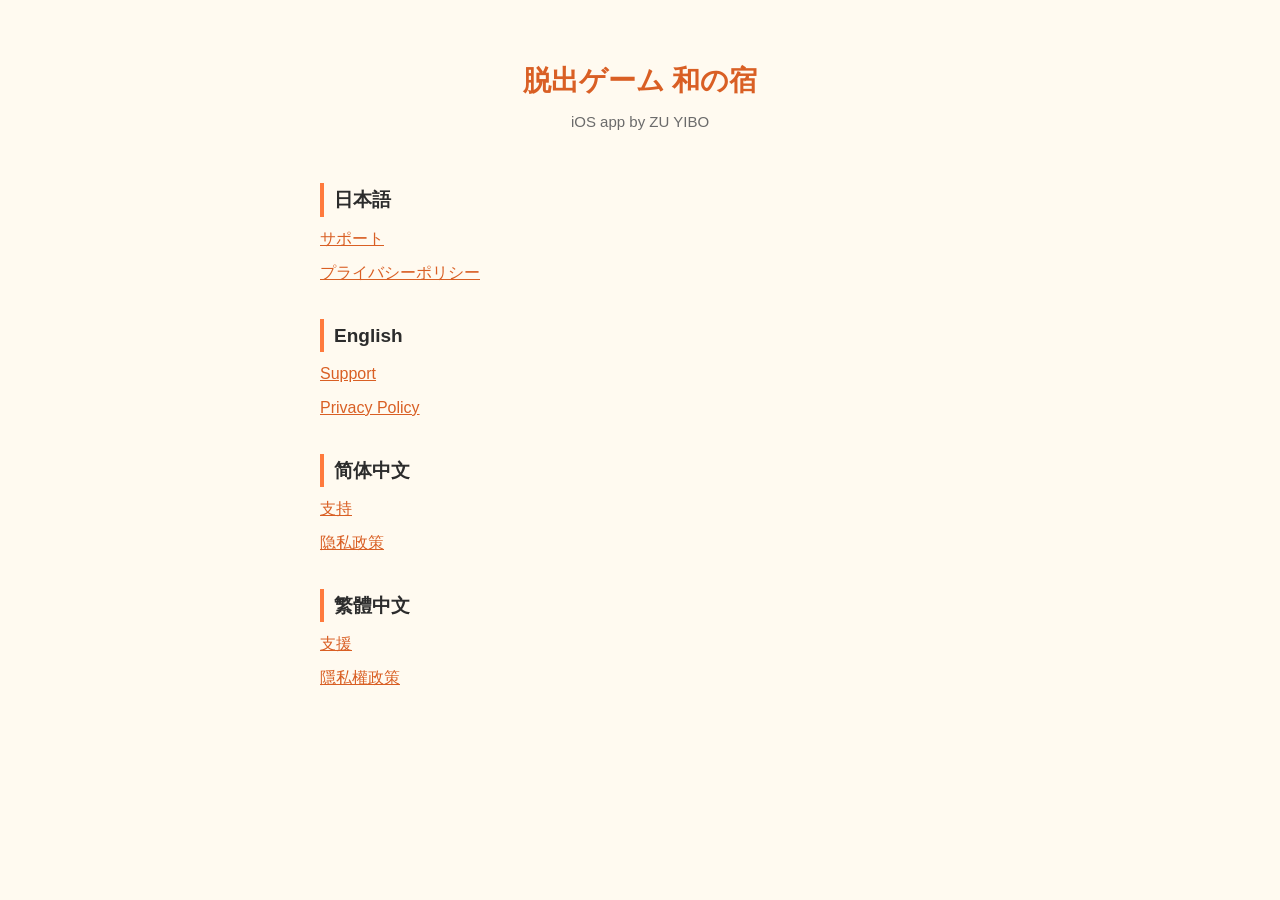
<file: index.html>
<!doctype html>
<html lang="ja">
<head>
<meta charset="utf-8">
<meta name="viewport" content="width=device-width, initial-scale=1">
<title>脱出ゲーム 和の宿</title>
<link rel="stylesheet" href="style.css">
</head>
<body>
<div class="wrap">
  <header class="page-header"><p class="logo">脱出ゲーム 和の宿</p><p class="tagline">iOS app by ZU YIBO</p></header>
  <h2>日本語</h2>
  <ul class="link-list">
    <li><a href="support.ja.html">サポート</a></li>
    <li><a href="privacy.ja.html">プライバシーポリシー</a></li>
  </ul>
  <h2>English</h2>
  <ul class="link-list">
    <li><a href="support.en.html">Support</a></li>
    <li><a href="privacy.en.html">Privacy Policy</a></li>
  </ul>
  <h2>简体中文</h2>
  <ul class="link-list">
    <li><a href="support.zh-Hans.html">支持</a></li>
    <li><a href="privacy.zh-Hans.html">隐私政策</a></li>
  </ul>
  <h2>繁體中文</h2>
  <ul class="link-list">
    <li><a href="support.zh-Hant.html">支援</a></li>
    <li><a href="privacy.zh-Hant.html">隱私權政策</a></li>
  </ul>
</div>
</body>
</html>
</file>
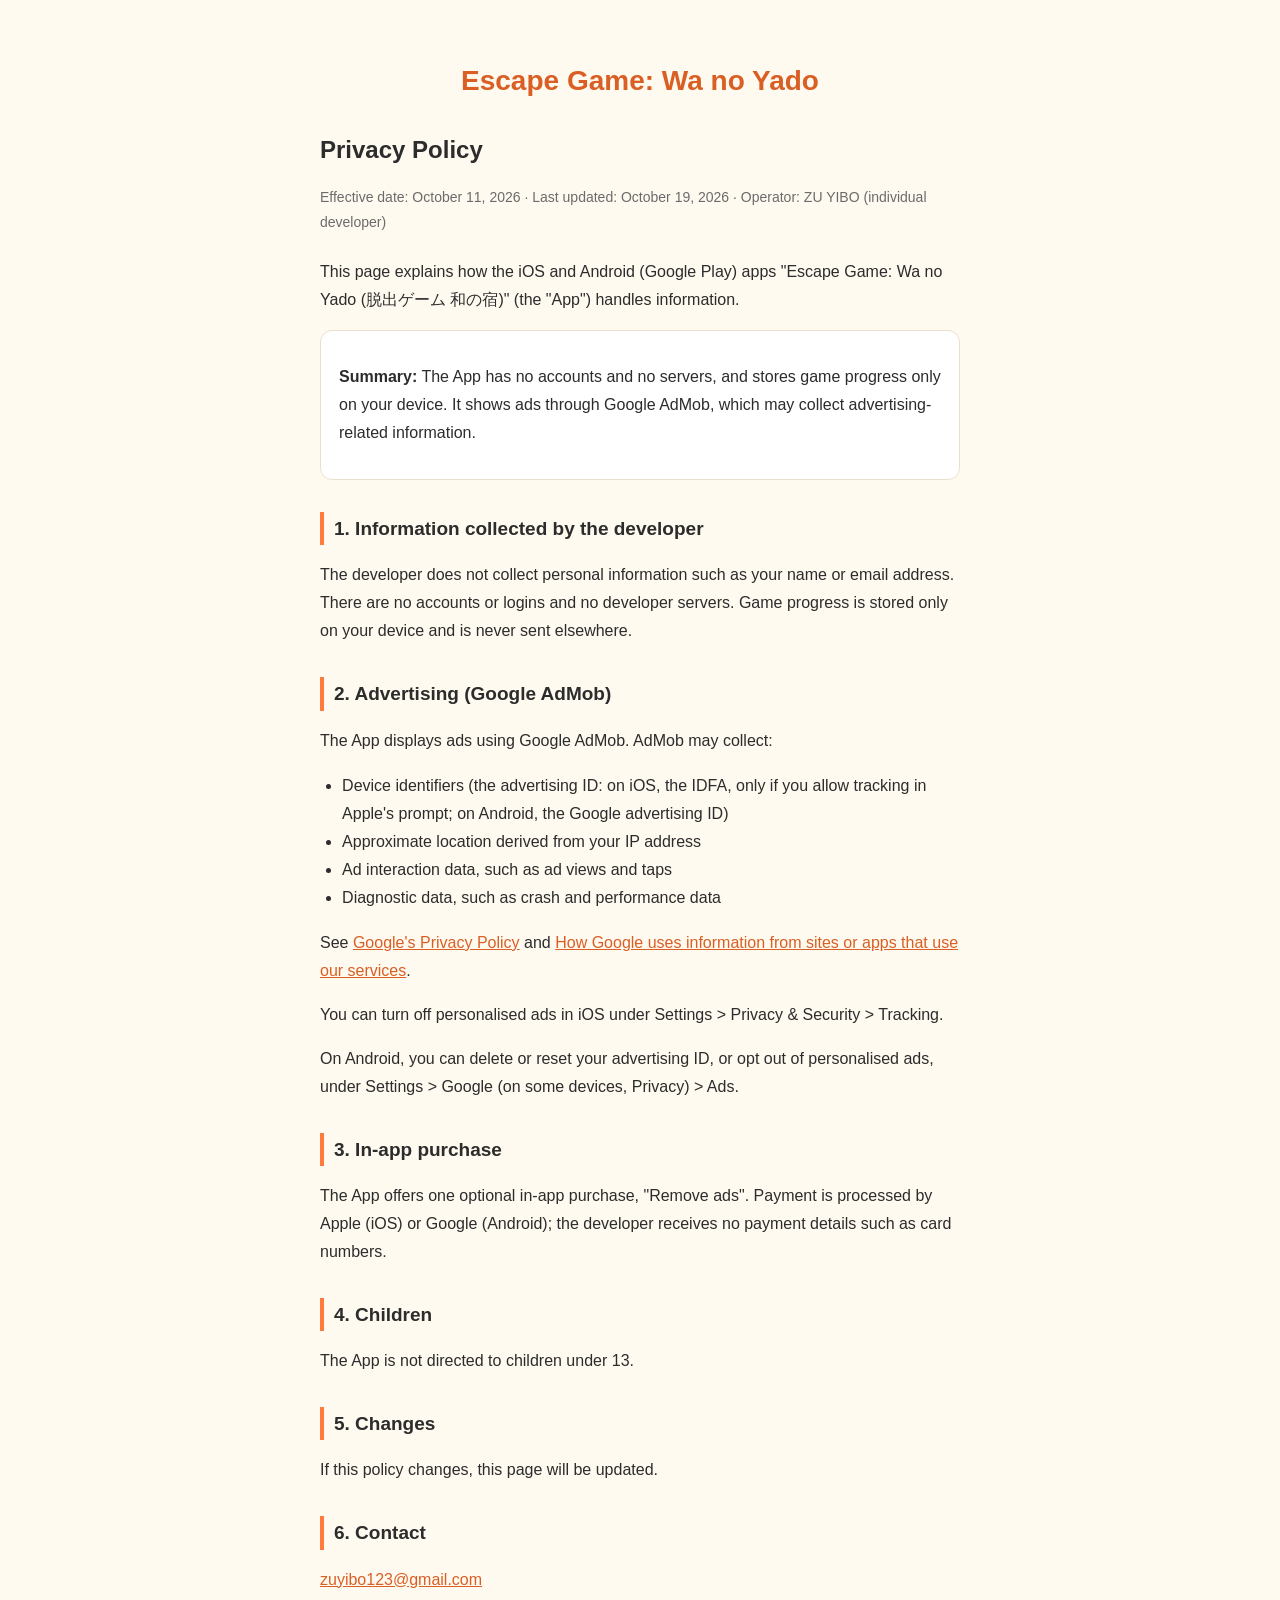
<file: privacy.en.html>
<!doctype html>
<html lang="en">
<head>
<meta charset="utf-8">
<meta name="viewport" content="width=device-width, initial-scale=1">
<title>Privacy Policy | Escape Game: Wa no Yado</title>
<link rel="stylesheet" href="style.css">
</head>
<body>
<div class="wrap">
  <header class="page-header"><p class="logo">Escape Game: Wa no Yado</p></header>
  <h1>Privacy Policy</h1>
  <p class="meta">Effective date: October 11, 2026 · Last updated: October 19, 2026 · Operator: ZU YIBO (individual developer)</p>
  <p>This page explains how the iOS and Android (Google Play) apps "Escape Game: Wa no Yado (脱出ゲーム 和の宿)" (the "App") handles information.</p>
<div class="card"><p><strong>Summary:</strong> The App has no accounts and no servers, and stores game progress only on your device. It shows ads through Google AdMob, which may collect advertising-related information.</p></div>
<h2>1. Information collected by the developer</h2>
<p>The developer does not collect personal information such as your name or email address. There are no accounts or logins and no developer servers. Game progress is stored only on your device and is never sent elsewhere.</p>
<h2>2. Advertising (Google AdMob)</h2>
<p>The App displays ads using Google AdMob. AdMob may collect:</p>
<ul><li>Device identifiers (the advertising ID: on iOS, the IDFA, only if you allow tracking in Apple's prompt; on Android, the Google advertising ID)</li><li>Approximate location derived from your IP address</li><li>Ad interaction data, such as ad views and taps</li><li>Diagnostic data, such as crash and performance data</li></ul>
<p>See <a href="https://policies.google.com/privacy">Google's Privacy Policy</a> and <a href="https://policies.google.com/technologies/partner-sites">How Google uses information from sites or apps that use our services</a>.</p>
<p>You can turn off personalised ads in iOS under Settings &gt; Privacy &amp; Security &gt; Tracking.</p>
<p>On Android, you can delete or reset your advertising ID, or opt out of personalised ads, under Settings &gt; Google (on some devices, Privacy) &gt; Ads.</p>
<h2>3. In-app purchase</h2>
<p>The App offers one optional in-app purchase, "Remove ads". Payment is processed by Apple (iOS) or Google (Android); the developer receives no payment details such as card numbers.</p>
<h2>4. Children</h2>
<p>The App is not directed to children under 13.</p>
<h2>5. Changes</h2>
<p>If this policy changes, this page will be updated.</p>
<h2>6. Contact</h2>
<p><a href="mailto:zuyibo123@gmail.com">zuyibo123@gmail.com</a></p>
</div>
</body>
</html>
</file>
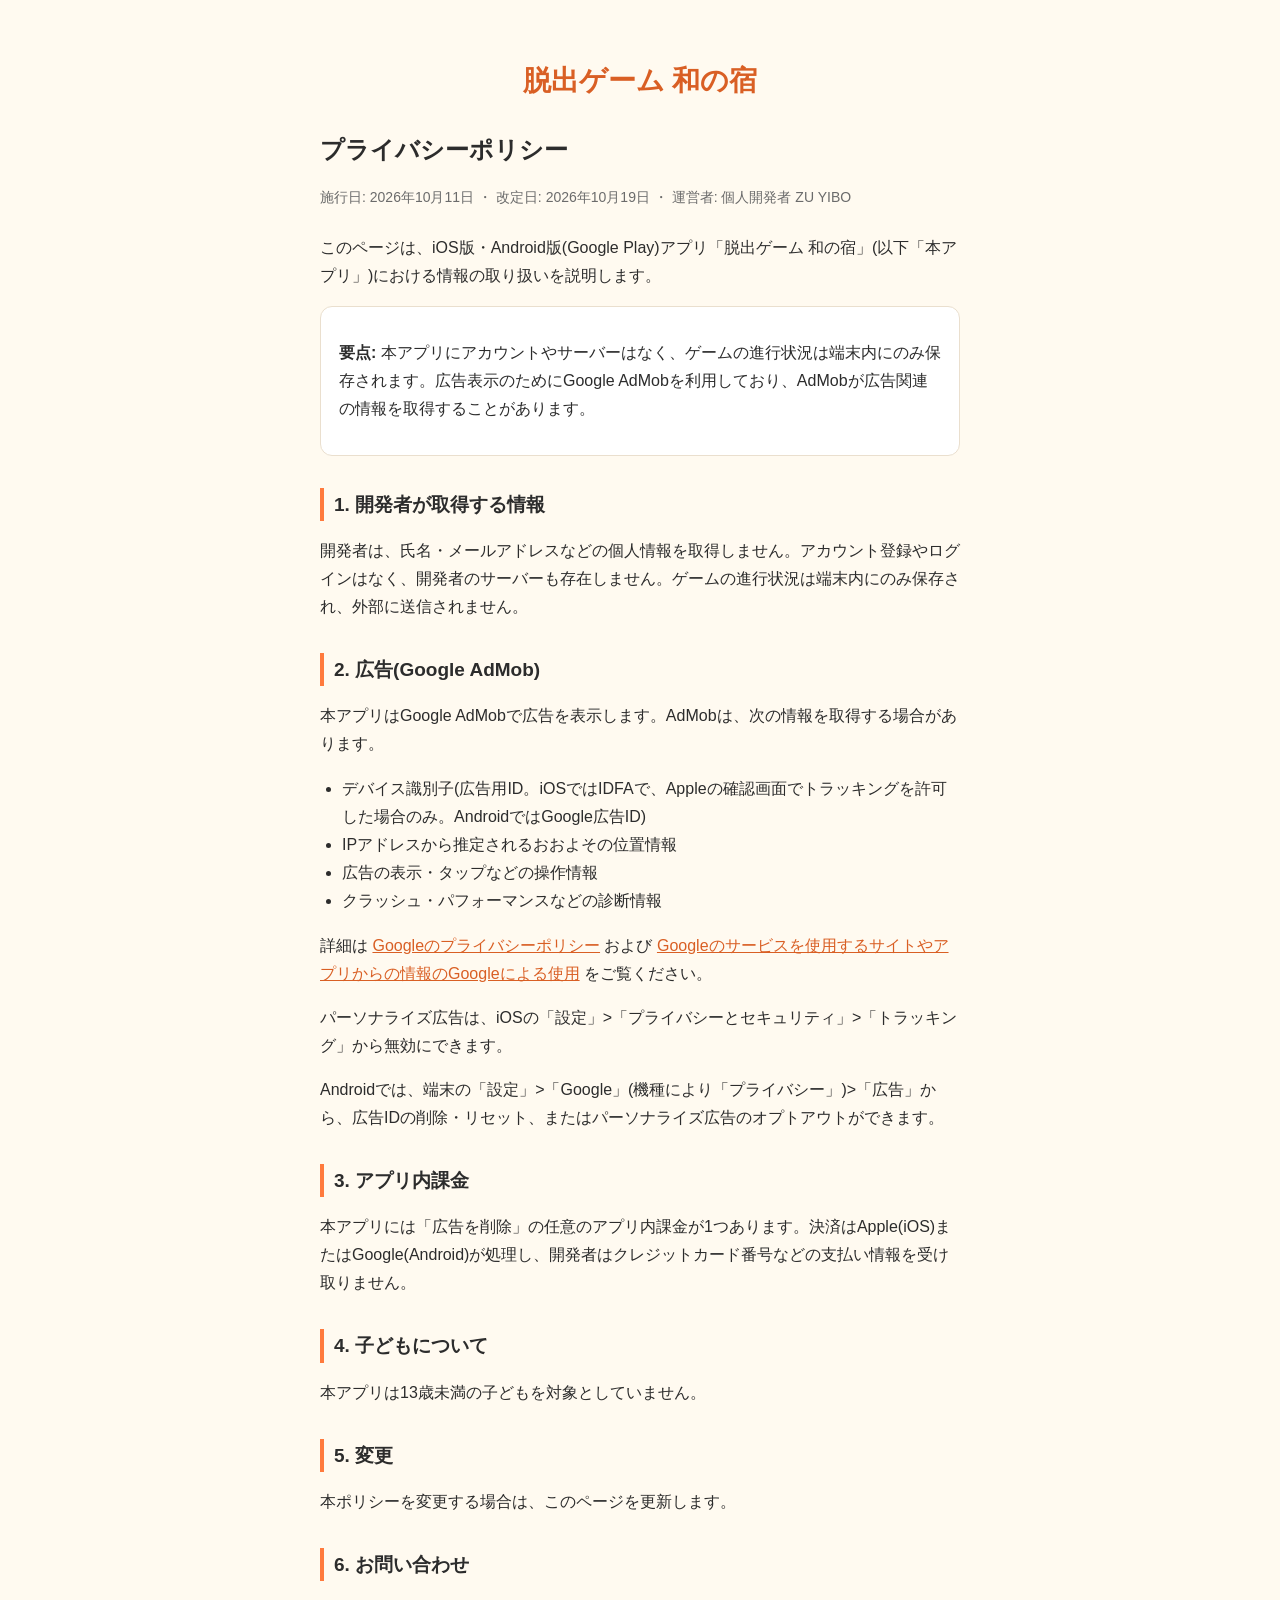
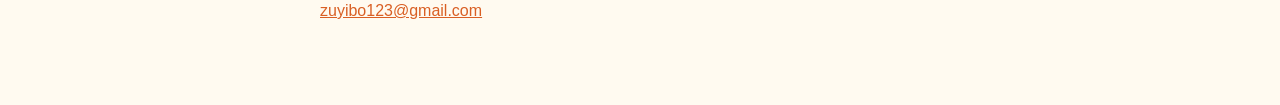
<file: privacy.ja.html>
<!doctype html>
<html lang="ja">
<head>
<meta charset="utf-8">
<meta name="viewport" content="width=device-width, initial-scale=1">
<title>プライバシーポリシー | 脱出ゲーム 和の宿</title>
<link rel="stylesheet" href="style.css">
</head>
<body>
<div class="wrap">
  <header class="page-header"><p class="logo">脱出ゲーム 和の宿</p></header>
  <h1>プライバシーポリシー</h1>
  <p class="meta">施行日: 2026年10月11日 ・ 改定日: 2026年10月19日 ・ 運営者: 個人開発者 ZU YIBO</p>
  <p>このページは、iOS版・Android版(Google Play)アプリ「脱出ゲーム 和の宿」(以下「本アプリ」)における情報の取り扱いを説明します。</p>
<div class="card"><p><strong>要点:</strong> 本アプリにアカウントやサーバーはなく、ゲームの進行状況は端末内にのみ保存されます。広告表示のためにGoogle AdMobを利用しており、AdMobが広告関連の情報を取得することがあります。</p></div>
<h2>1. 開発者が取得する情報</h2>
<p>開発者は、氏名・メールアドレスなどの個人情報を取得しません。アカウント登録やログインはなく、開発者のサーバーも存在しません。ゲームの進行状況は端末内にのみ保存され、外部に送信されません。</p>
<h2>2. 広告(Google AdMob)</h2>
<p>本アプリはGoogle AdMobで広告を表示します。AdMobは、次の情報を取得する場合があります。</p>
<ul><li>デバイス識別子(広告用ID。iOSではIDFAで、Appleの確認画面でトラッキングを許可した場合のみ。AndroidではGoogle広告ID)</li><li>IPアドレスから推定されるおおよその位置情報</li><li>広告の表示・タップなどの操作情報</li><li>クラッシュ・パフォーマンスなどの診断情報</li></ul>
<p>詳細は <a href="https://policies.google.com/privacy">Googleのプライバシーポリシー</a> および <a href="https://policies.google.com/technologies/partner-sites">Googleのサービスを使用するサイトやアプリからの情報のGoogleによる使用</a> をご覧ください。</p>
<p>パーソナライズ広告は、iOSの「設定」&gt;「プライバシーとセキュリティ」&gt;「トラッキング」から無効にできます。</p>
<p>Androidでは、端末の「設定」&gt;「Google」(機種により「プライバシー」)&gt;「広告」から、広告IDの削除・リセット、またはパーソナライズ広告のオプトアウトができます。</p>
<h2>3. アプリ内課金</h2>
<p>本アプリには「広告を削除」の任意のアプリ内課金が1つあります。決済はApple(iOS)またはGoogle(Android)が処理し、開発者はクレジットカード番号などの支払い情報を受け取りません。</p>
<h2>4. 子どもについて</h2>
<p>本アプリは13歳未満の子どもを対象としていません。</p>
<h2>5. 変更</h2>
<p>本ポリシーを変更する場合は、このページを更新します。</p>
<h2>6. お問い合わせ</h2>
<p><a href="mailto:zuyibo123@gmail.com">zuyibo123@gmail.com</a></p>
</div>
</body>
</html>
</file>
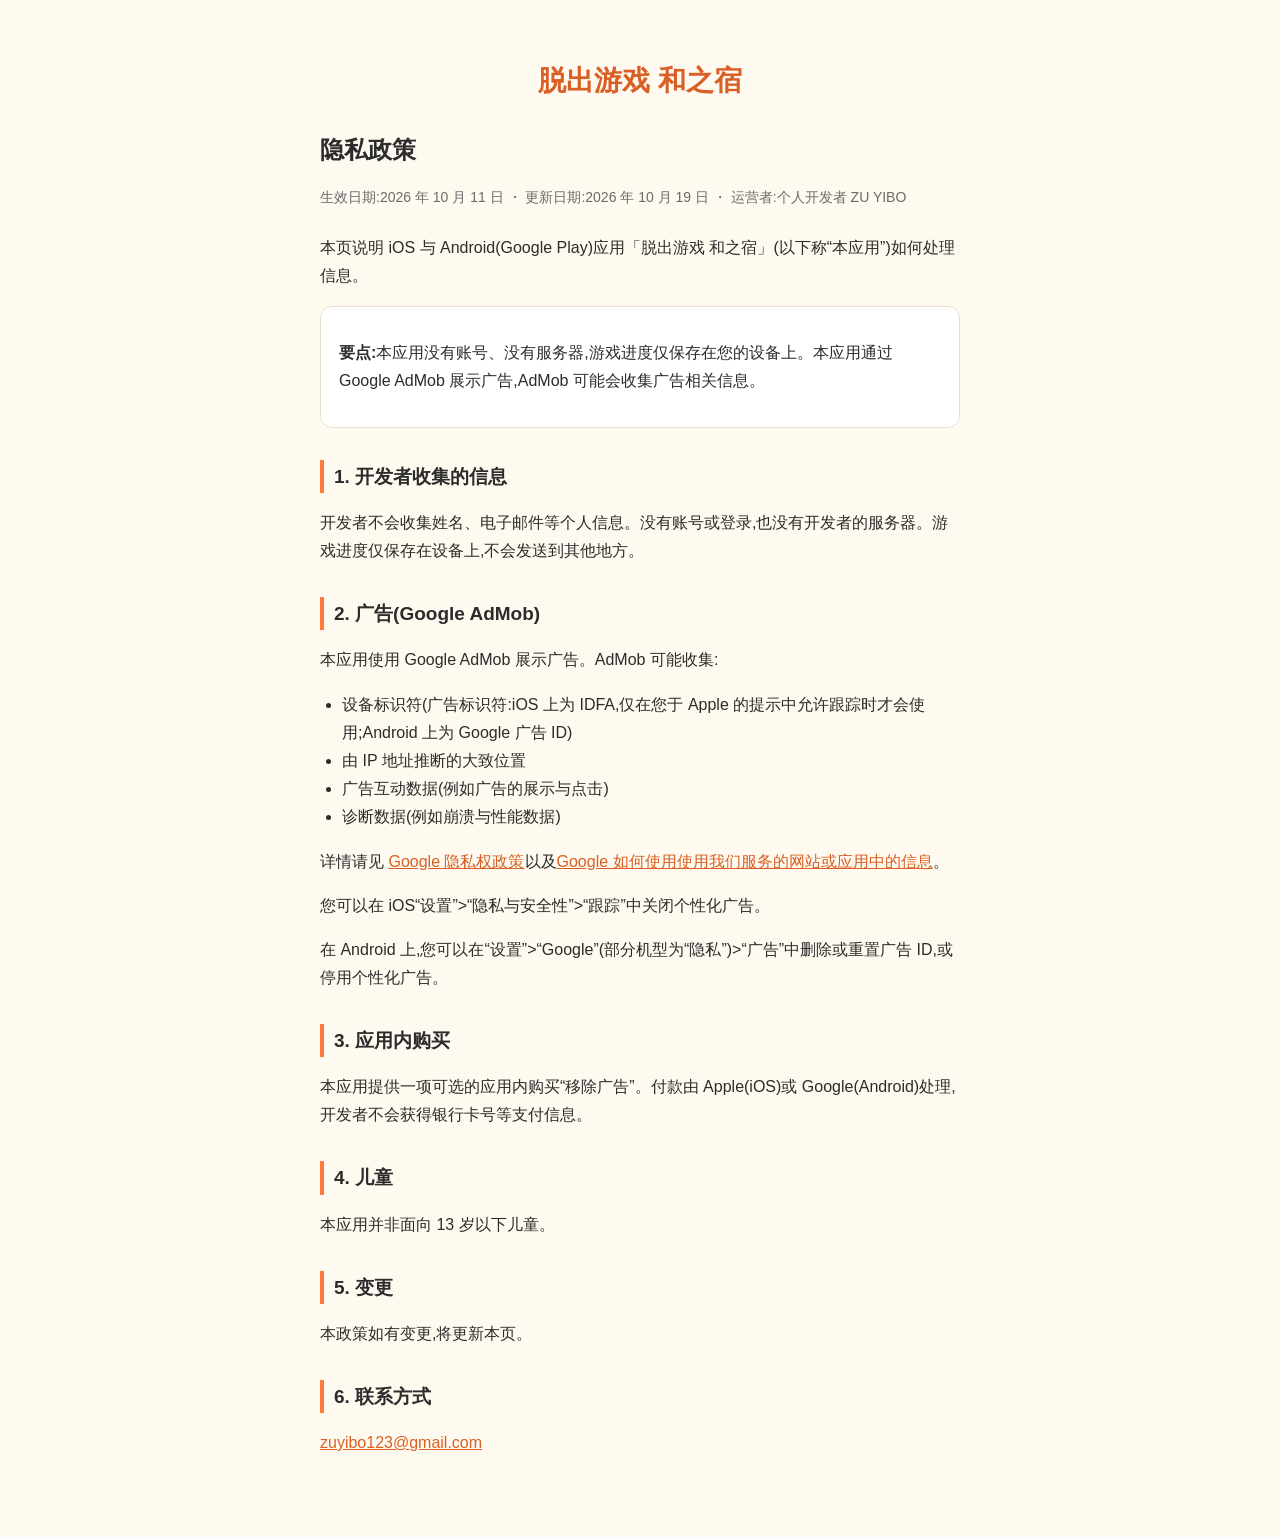
<file: privacy.zh-Hans.html>
<!doctype html>
<html lang="zh-Hans">
<head>
<meta charset="utf-8">
<meta name="viewport" content="width=device-width, initial-scale=1">
<title>隐私政策 | 脱出游戏 和之宿</title>
<link rel="stylesheet" href="style.css">
</head>
<body>
<div class="wrap">
  <header class="page-header"><p class="logo">脱出游戏 和之宿</p></header>
  <h1>隐私政策</h1>
  <p class="meta">生效日期:2026 年 10 月 11 日 ・ 更新日期:2026 年 10 月 19 日 ・ 运营者:个人开发者 ZU YIBO</p>
  <p>本页说明 iOS 与 Android(Google Play)应用「脱出游戏 和之宿」(以下称“本应用”)如何处理信息。</p>
<div class="card"><p><strong>要点:</strong>本应用没有账号、没有服务器,游戏进度仅保存在您的设备上。本应用通过 Google AdMob 展示广告,AdMob 可能会收集广告相关信息。</p></div>
<h2>1. 开发者收集的信息</h2>
<p>开发者不会收集姓名、电子邮件等个人信息。没有账号或登录,也没有开发者的服务器。游戏进度仅保存在设备上,不会发送到其他地方。</p>
<h2>2. 广告(Google AdMob)</h2>
<p>本应用使用 Google AdMob 展示广告。AdMob 可能收集:</p>
<ul><li>设备标识符(广告标识符:iOS 上为 IDFA,仅在您于 Apple 的提示中允许跟踪时才会使用;Android 上为 Google 广告 ID)</li><li>由 IP 地址推断的大致位置</li><li>广告互动数据(例如广告的展示与点击)</li><li>诊断数据(例如崩溃与性能数据)</li></ul>
<p>详情请见 <a href="https://policies.google.com/privacy">Google 隐私权政策</a>以及<a href="https://policies.google.com/technologies/partner-sites">Google 如何使用使用我们服务的网站或应用中的信息</a>。</p>
<p>您可以在 iOS“设置”&gt;“隐私与安全性”&gt;“跟踪”中关闭个性化广告。</p>
<p>在 Android 上,您可以在“设置”&gt;“Google”(部分机型为“隐私”)&gt;“广告”中删除或重置广告 ID,或停用个性化广告。</p>
<h2>3. 应用内购买</h2>
<p>本应用提供一项可选的应用内购买“移除广告”。付款由 Apple(iOS)或 Google(Android)处理,开发者不会获得银行卡号等支付信息。</p>
<h2>4. 儿童</h2>
<p>本应用并非面向 13 岁以下儿童。</p>
<h2>5. 变更</h2>
<p>本政策如有变更,将更新本页。</p>
<h2>6. 联系方式</h2>
<p><a href="mailto:zuyibo123@gmail.com">zuyibo123@gmail.com</a></p>
</div>
</body>
</html>
</file>
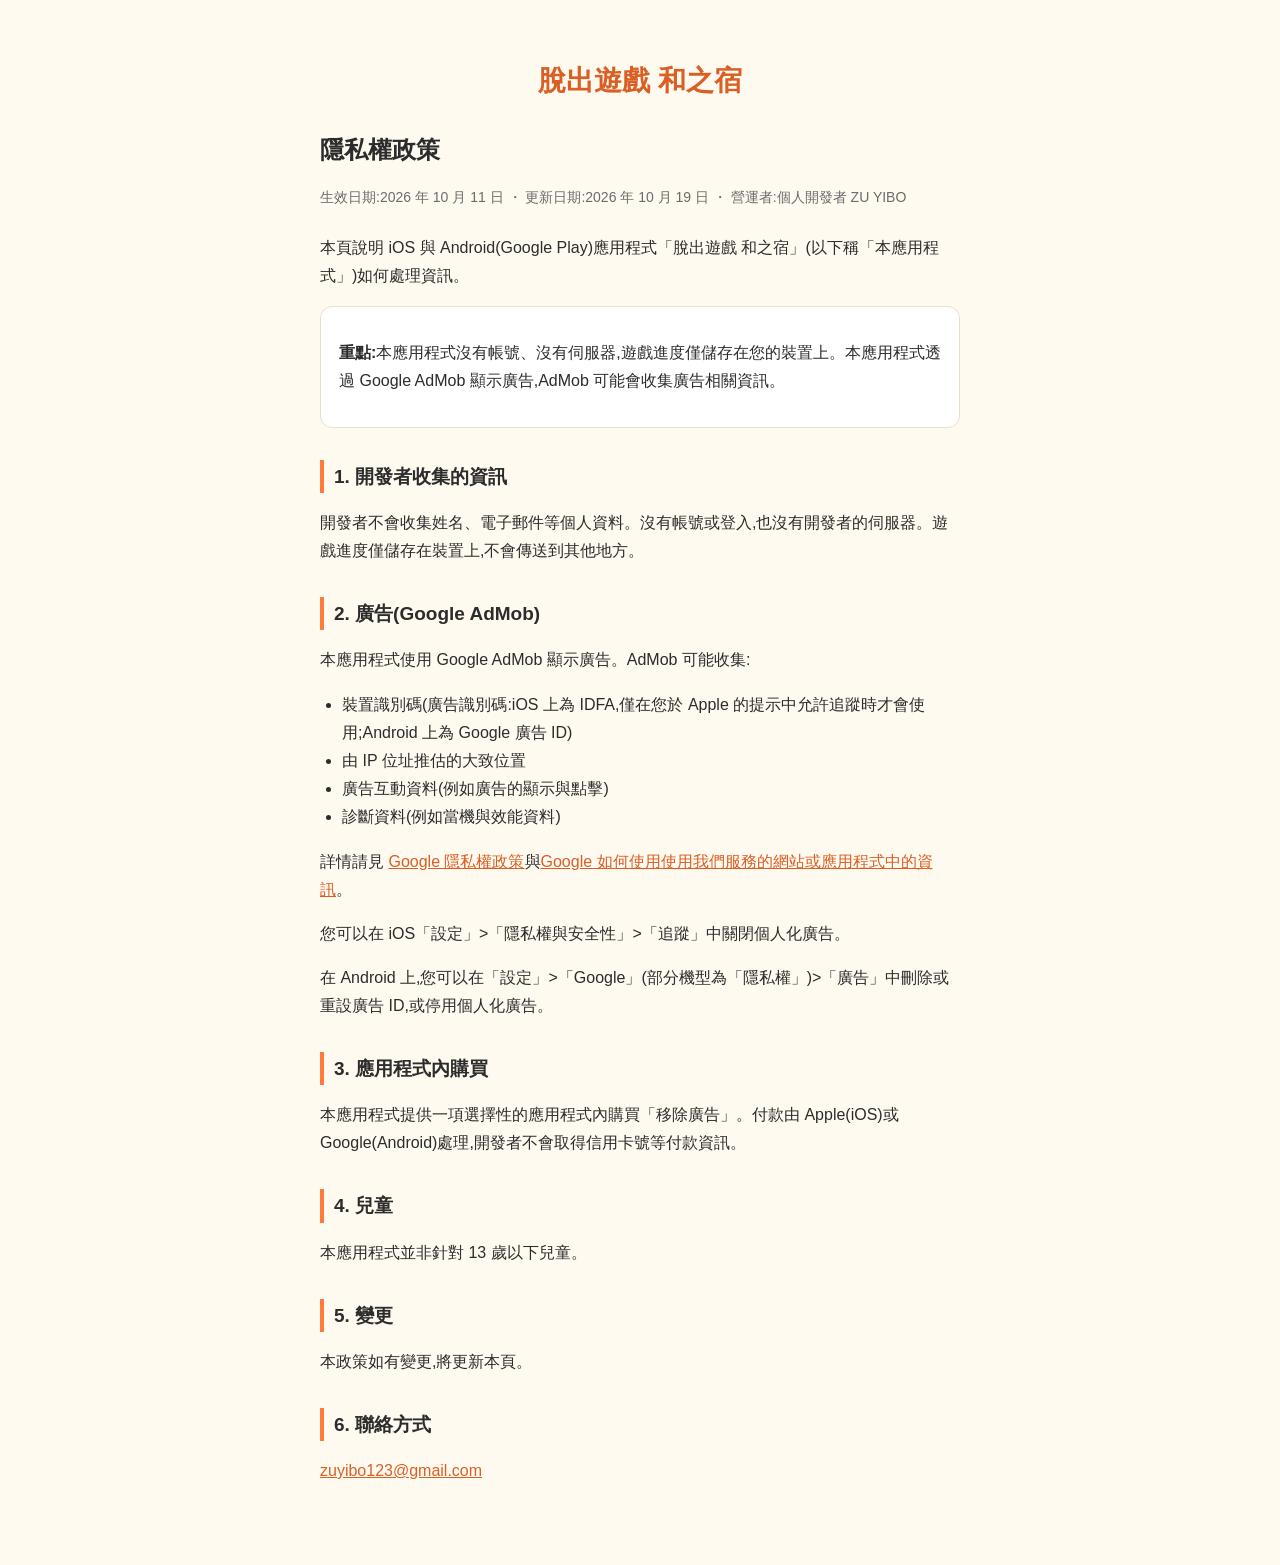
<file: privacy.zh-Hant.html>
<!doctype html>
<html lang="zh-Hant">
<head>
<meta charset="utf-8">
<meta name="viewport" content="width=device-width, initial-scale=1">
<title>隱私權政策 | 脫出遊戲 和之宿</title>
<link rel="stylesheet" href="style.css">
</head>
<body>
<div class="wrap">
  <header class="page-header"><p class="logo">脫出遊戲 和之宿</p></header>
  <h1>隱私權政策</h1>
  <p class="meta">生效日期:2026 年 10 月 11 日 ・ 更新日期:2026 年 10 月 19 日 ・ 營運者:個人開發者 ZU YIBO</p>
  <p>本頁說明 iOS 與 Android(Google Play)應用程式「脫出遊戲 和之宿」(以下稱「本應用程式」)如何處理資訊。</p>
<div class="card"><p><strong>重點:</strong>本應用程式沒有帳號、沒有伺服器,遊戲進度僅儲存在您的裝置上。本應用程式透過 Google AdMob 顯示廣告,AdMob 可能會收集廣告相關資訊。</p></div>
<h2>1. 開發者收集的資訊</h2>
<p>開發者不會收集姓名、電子郵件等個人資料。沒有帳號或登入,也沒有開發者的伺服器。遊戲進度僅儲存在裝置上,不會傳送到其他地方。</p>
<h2>2. 廣告(Google AdMob)</h2>
<p>本應用程式使用 Google AdMob 顯示廣告。AdMob 可能收集:</p>
<ul><li>裝置識別碼(廣告識別碼:iOS 上為 IDFA,僅在您於 Apple 的提示中允許追蹤時才會使用;Android 上為 Google 廣告 ID)</li><li>由 IP 位址推估的大致位置</li><li>廣告互動資料(例如廣告的顯示與點擊)</li><li>診斷資料(例如當機與效能資料)</li></ul>
<p>詳情請見 <a href="https://policies.google.com/privacy">Google 隱私權政策</a>與<a href="https://policies.google.com/technologies/partner-sites">Google 如何使用使用我們服務的網站或應用程式中的資訊</a>。</p>
<p>您可以在 iOS「設定」&gt;「隱私權與安全性」&gt;「追蹤」中關閉個人化廣告。</p>
<p>在 Android 上,您可以在「設定」&gt;「Google」(部分機型為「隱私權」)&gt;「廣告」中刪除或重設廣告 ID,或停用個人化廣告。</p>
<h2>3. 應用程式內購買</h2>
<p>本應用程式提供一項選擇性的應用程式內購買「移除廣告」。付款由 Apple(iOS)或 Google(Android)處理,開發者不會取得信用卡號等付款資訊。</p>
<h2>4. 兒童</h2>
<p>本應用程式並非針對 13 歲以下兒童。</p>
<h2>5. 變更</h2>
<p>本政策如有變更,將更新本頁。</p>
<h2>6. 聯絡方式</h2>
<p><a href="mailto:zuyibo123@gmail.com">zuyibo123@gmail.com</a></p>
</div>
</body>
</html>
</file>
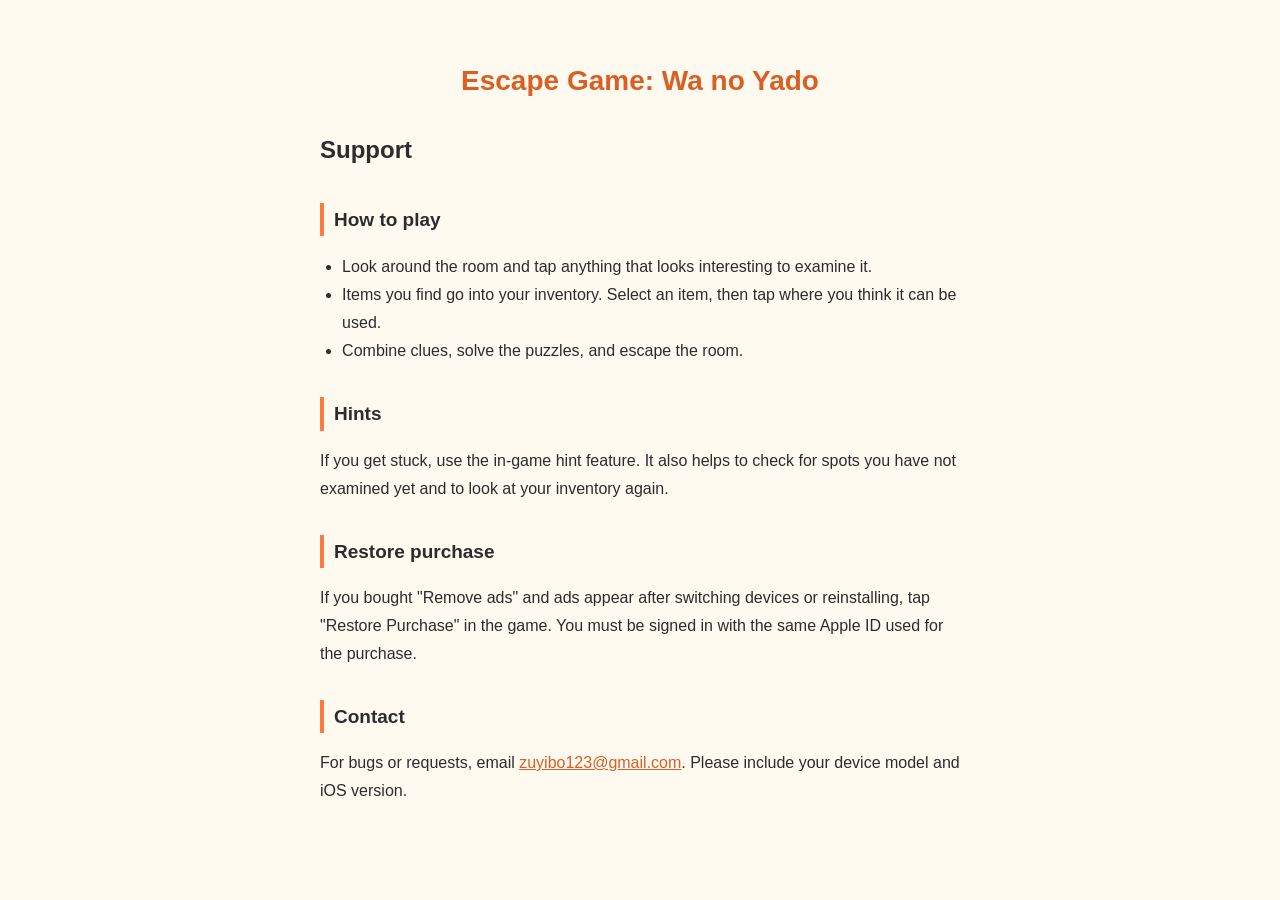
<file: support.en.html>
<!doctype html>
<html lang="en">
<head>
<meta charset="utf-8">
<meta name="viewport" content="width=device-width, initial-scale=1">
<title>Support | Escape Game: Wa no Yado</title>
<link rel="stylesheet" href="style.css">
</head>
<body>
<div class="wrap">
  <header class="page-header"><p class="logo">Escape Game: Wa no Yado</p></header>
  <h1>Support</h1>
  
  <h2>How to play</h2>
<ul><li>Look around the room and tap anything that looks interesting to examine it.</li><li>Items you find go into your inventory. Select an item, then tap where you think it can be used.</li><li>Combine clues, solve the puzzles, and escape the room.</li></ul>
<h2>Hints</h2>
<p>If you get stuck, use the in-game hint feature. It also helps to check for spots you have not examined yet and to look at your inventory again.</p>
<h2>Restore purchase</h2>
<p>If you bought "Remove ads" and ads appear after switching devices or reinstalling, tap "Restore Purchase" in the game. You must be signed in with the same Apple ID used for the purchase.</p>
<h2>Contact</h2>
<p>For bugs or requests, email <a href="mailto:zuyibo123@gmail.com">zuyibo123@gmail.com</a>. Please include your device model and iOS version.</p>
</div>
</body>
</html>
</file>
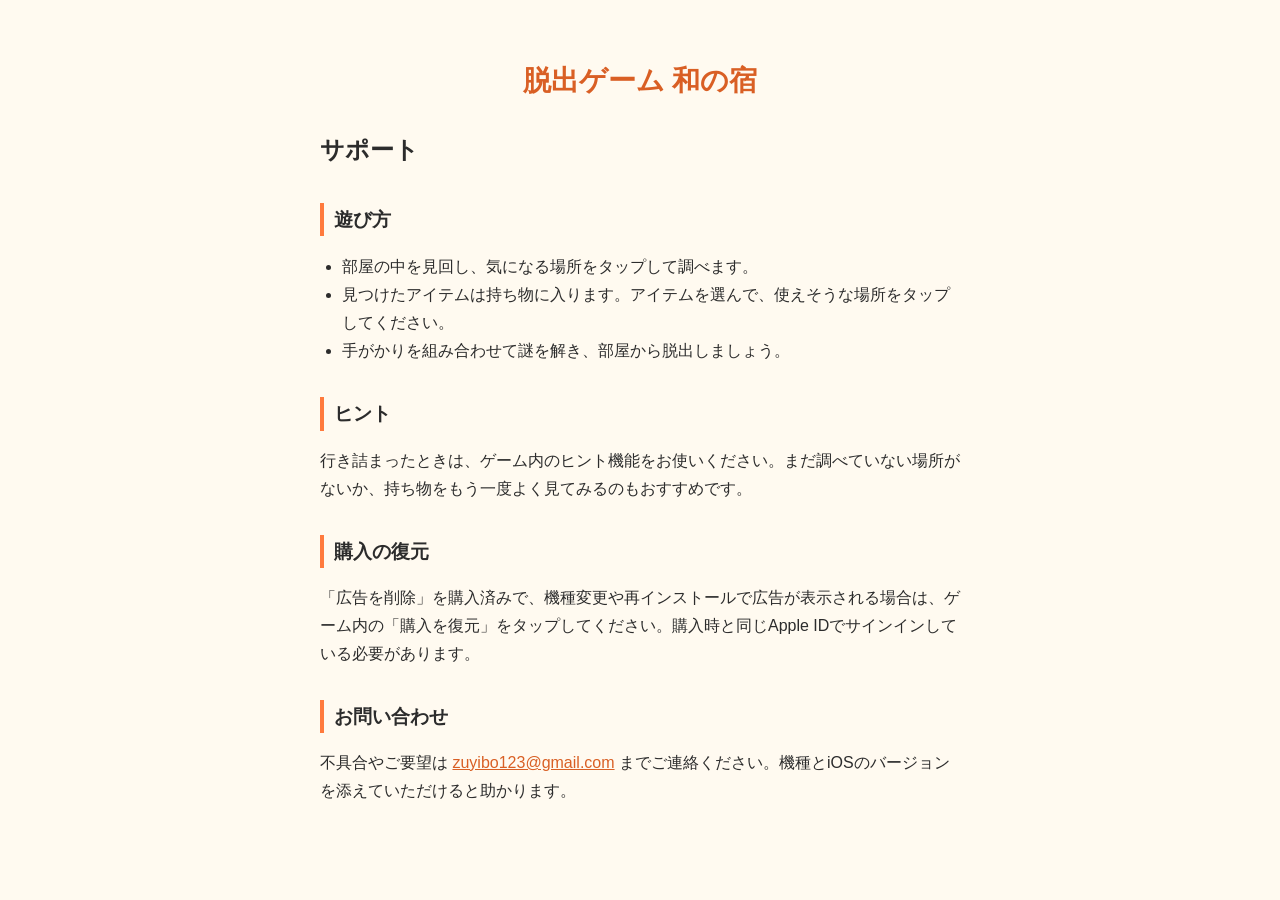
<file: support.ja.html>
<!doctype html>
<html lang="ja">
<head>
<meta charset="utf-8">
<meta name="viewport" content="width=device-width, initial-scale=1">
<title>サポート | 脱出ゲーム 和の宿</title>
<link rel="stylesheet" href="style.css">
</head>
<body>
<div class="wrap">
  <header class="page-header"><p class="logo">脱出ゲーム 和の宿</p></header>
  <h1>サポート</h1>
  
  <h2>遊び方</h2>
<ul><li>部屋の中を見回し、気になる場所をタップして調べます。</li><li>見つけたアイテムは持ち物に入ります。アイテムを選んで、使えそうな場所をタップしてください。</li><li>手がかりを組み合わせて謎を解き、部屋から脱出しましょう。</li></ul>
<h2>ヒント</h2>
<p>行き詰まったときは、ゲーム内のヒント機能をお使いください。まだ調べていない場所がないか、持ち物をもう一度よく見てみるのもおすすめです。</p>
<h2>購入の復元</h2>
<p>「広告を削除」を購入済みで、機種変更や再インストールで広告が表示される場合は、ゲーム内の「購入を復元」をタップしてください。購入時と同じApple IDでサインインしている必要があります。</p>
<h2>お問い合わせ</h2>
<p>不具合やご要望は <a href="mailto:zuyibo123@gmail.com">zuyibo123@gmail.com</a> までご連絡ください。機種とiOSのバージョンを添えていただけると助かります。</p>
</div>
</body>
</html>
</file>
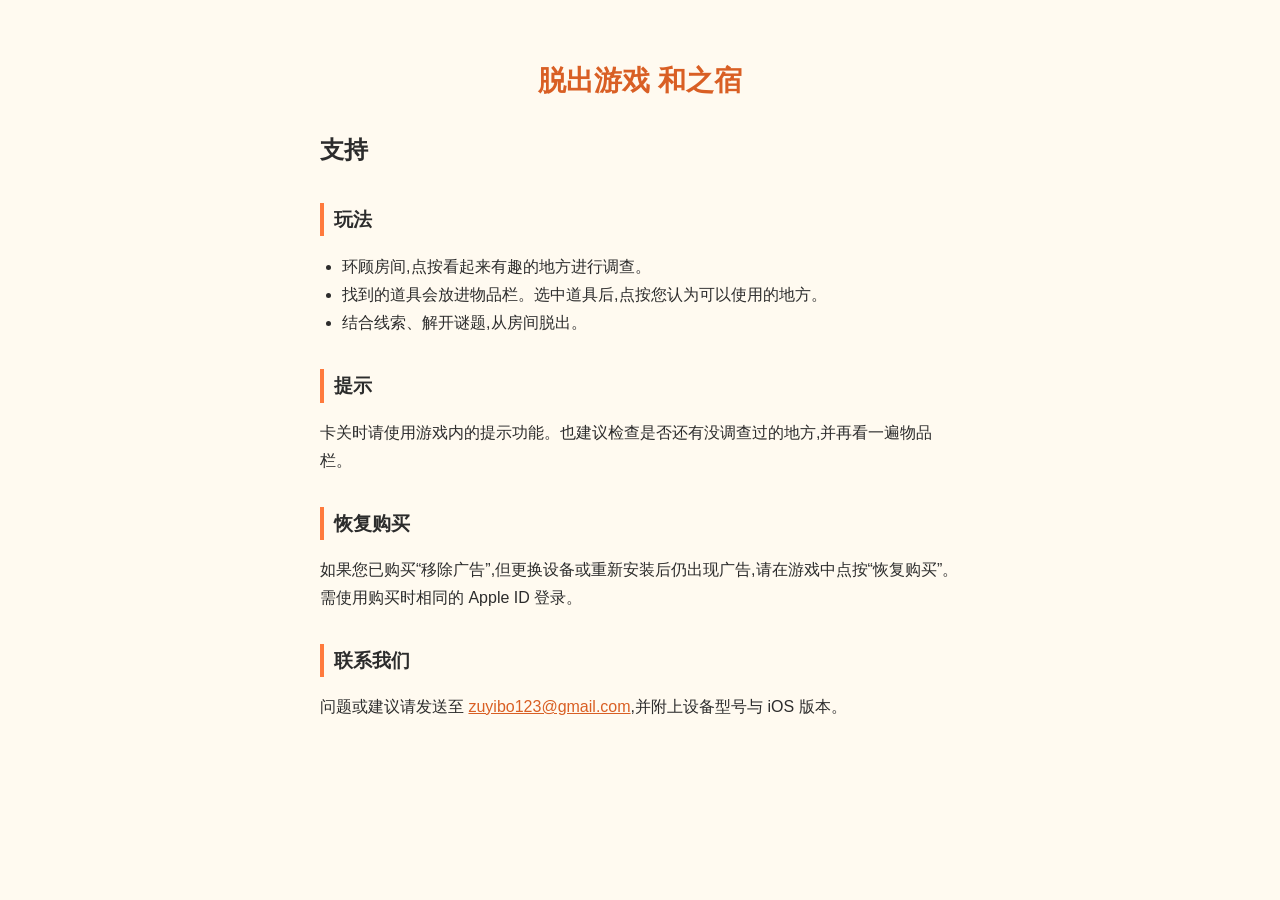
<file: support.zh-Hans.html>
<!doctype html>
<html lang="zh-Hans">
<head>
<meta charset="utf-8">
<meta name="viewport" content="width=device-width, initial-scale=1">
<title>支持 | 脱出游戏 和之宿</title>
<link rel="stylesheet" href="style.css">
</head>
<body>
<div class="wrap">
  <header class="page-header"><p class="logo">脱出游戏 和之宿</p></header>
  <h1>支持</h1>
  
  <h2>玩法</h2>
<ul><li>环顾房间,点按看起来有趣的地方进行调查。</li><li>找到的道具会放进物品栏。选中道具后,点按您认为可以使用的地方。</li><li>结合线索、解开谜题,从房间脱出。</li></ul>
<h2>提示</h2>
<p>卡关时请使用游戏内的提示功能。也建议检查是否还有没调查过的地方,并再看一遍物品栏。</p>
<h2>恢复购买</h2>
<p>如果您已购买“移除广告”,但更换设备或重新安装后仍出现广告,请在游戏中点按“恢复购买”。需使用购买时相同的 Apple ID 登录。</p>
<h2>联系我们</h2>
<p>问题或建议请发送至 <a href="mailto:zuyibo123@gmail.com">zuyibo123@gmail.com</a>,并附上设备型号与 iOS 版本。</p>
</div>
</body>
</html>
</file>
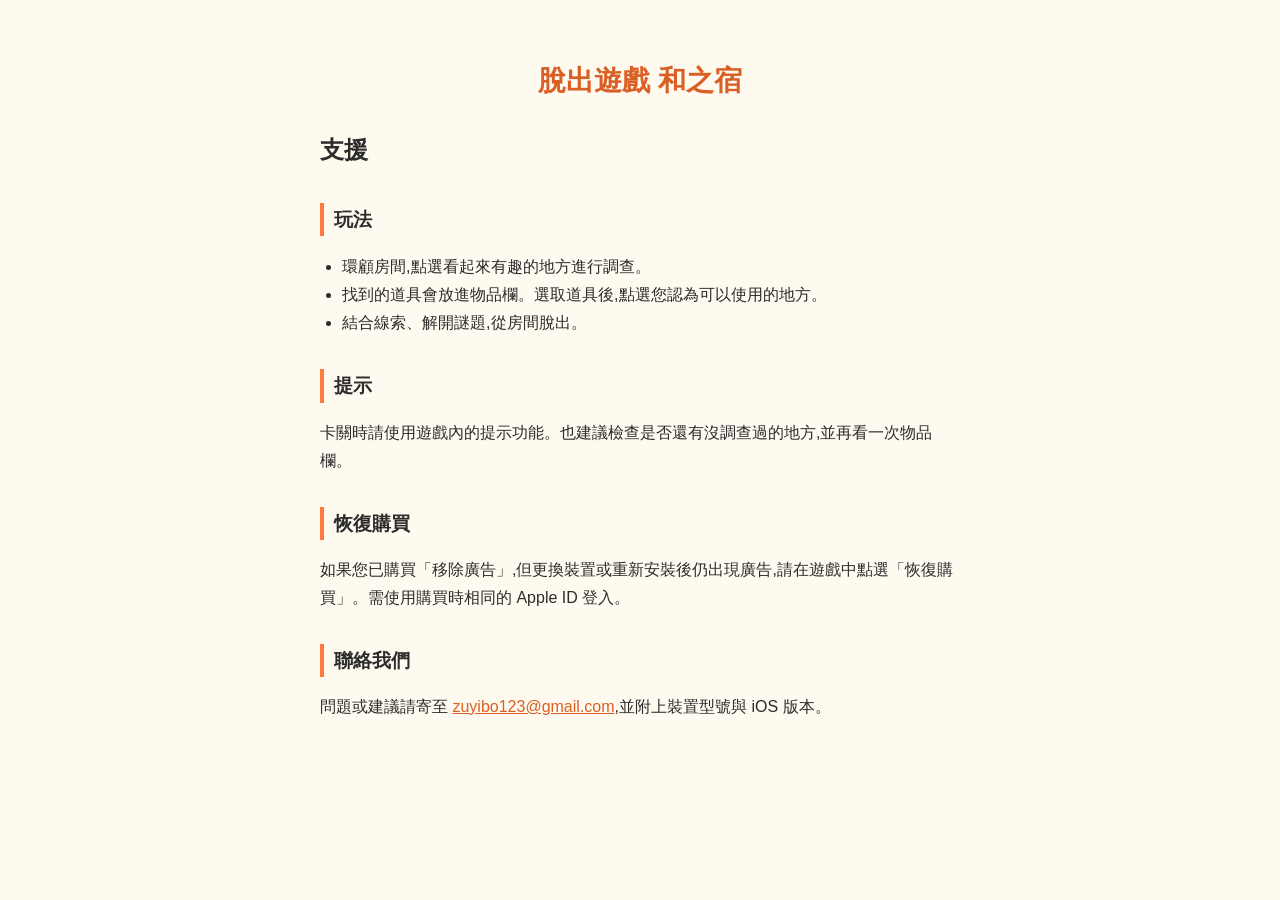
<file: support.zh-Hant.html>
<!doctype html>
<html lang="zh-Hant">
<head>
<meta charset="utf-8">
<meta name="viewport" content="width=device-width, initial-scale=1">
<title>支援 | 脫出遊戲 和之宿</title>
<link rel="stylesheet" href="style.css">
</head>
<body>
<div class="wrap">
  <header class="page-header"><p class="logo">脫出遊戲 和之宿</p></header>
  <h1>支援</h1>
  
  <h2>玩法</h2>
<ul><li>環顧房間,點選看起來有趣的地方進行調查。</li><li>找到的道具會放進物品欄。選取道具後,點選您認為可以使用的地方。</li><li>結合線索、解開謎題,從房間脫出。</li></ul>
<h2>提示</h2>
<p>卡關時請使用遊戲內的提示功能。也建議檢查是否還有沒調查過的地方,並再看一次物品欄。</p>
<h2>恢復購買</h2>
<p>如果您已購買「移除廣告」,但更換裝置或重新安裝後仍出現廣告,請在遊戲中點選「恢復購買」。需使用購買時相同的 Apple ID 登入。</p>
<h2>聯絡我們</h2>
<p>問題或建議請寄至 <a href="mailto:zuyibo123@gmail.com">zuyibo123@gmail.com</a>,並附上裝置型號與 iOS 版本。</p>
</div>
</body>
</html>
</file>
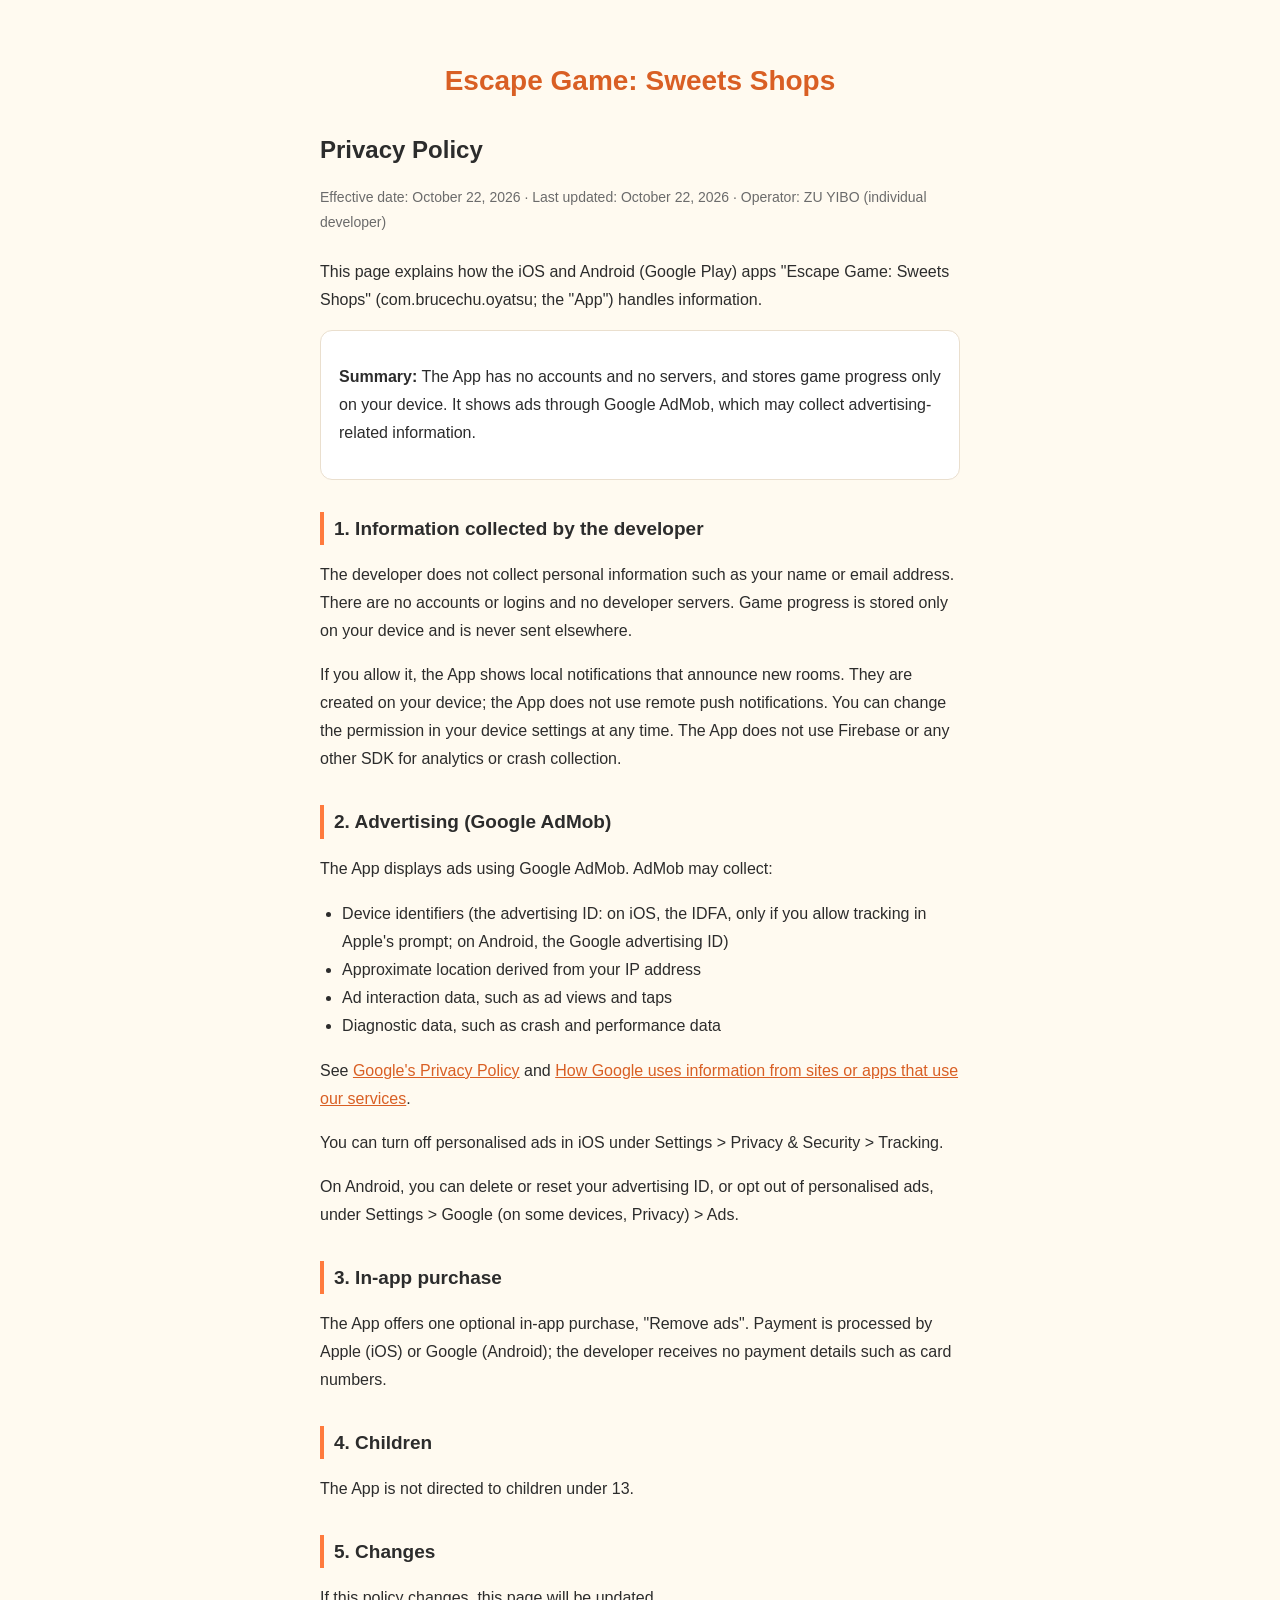
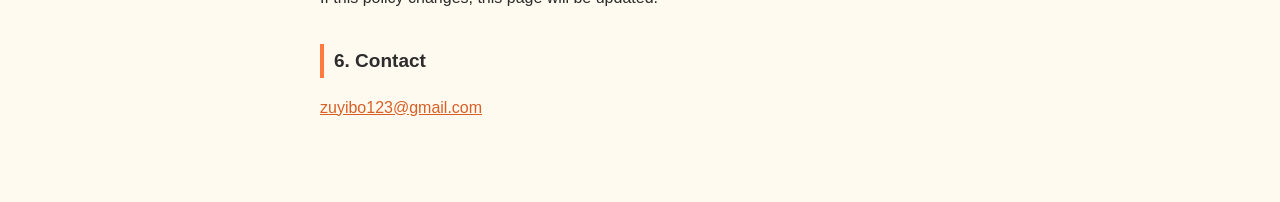
<file: oyatsu/privacy.en.html>
<!doctype html>
<html lang="en">
<head>
<meta charset="utf-8">
<meta name="viewport" content="width=device-width, initial-scale=1">
<title>Privacy Policy | Escape Game: Sweets Shops</title>
<link rel="stylesheet" href="../style.css">
</head>
<body>
<div class="wrap">
  <header class="page-header"><p class="logo">Escape Game: Sweets Shops</p></header>
  <h1>Privacy Policy</h1>
  <p class="meta">Effective date: October 22, 2026 · Last updated: October 22, 2026 · Operator: ZU YIBO (individual developer)</p>
  <p>This page explains how the iOS and Android (Google Play) apps "Escape Game: Sweets Shops" (com.brucechu.oyatsu; the "App") handles information.</p>
<div class="card"><p><strong>Summary:</strong> The App has no accounts and no servers, and stores game progress only on your device. It shows ads through Google AdMob, which may collect advertising-related information.</p></div>
<h2>1. Information collected by the developer</h2>
<p>The developer does not collect personal information such as your name or email address. There are no accounts or logins and no developer servers. Game progress is stored only on your device and is never sent elsewhere.</p>
<p>If you allow it, the App shows local notifications that announce new rooms. They are created on your device; the App does not use remote push notifications. You can change the permission in your device settings at any time. The App does not use Firebase or any other SDK for analytics or crash collection.</p>
<h2>2. Advertising (Google AdMob)</h2>
<p>The App displays ads using Google AdMob. AdMob may collect:</p>
<ul><li>Device identifiers (the advertising ID: on iOS, the IDFA, only if you allow tracking in Apple's prompt; on Android, the Google advertising ID)</li><li>Approximate location derived from your IP address</li><li>Ad interaction data, such as ad views and taps</li><li>Diagnostic data, such as crash and performance data</li></ul>
<p>See <a href="https://policies.google.com/privacy">Google's Privacy Policy</a> and <a href="https://policies.google.com/technologies/partner-sites">How Google uses information from sites or apps that use our services</a>.</p>
<p>You can turn off personalised ads in iOS under Settings &gt; Privacy &amp; Security &gt; Tracking.</p>
<p>On Android, you can delete or reset your advertising ID, or opt out of personalised ads, under Settings &gt; Google (on some devices, Privacy) &gt; Ads.</p>
<h2>3. In-app purchase</h2>
<p>The App offers one optional in-app purchase, "Remove ads". Payment is processed by Apple (iOS) or Google (Android); the developer receives no payment details such as card numbers.</p>
<h2>4. Children</h2>
<p>The App is not directed to children under 13.</p>
<h2>5. Changes</h2>
<p>If this policy changes, this page will be updated.</p>
<h2>6. Contact</h2>
<p><a href="mailto:zuyibo123@gmail.com">zuyibo123@gmail.com</a></p>
</div>
</body>
</html>
</file>
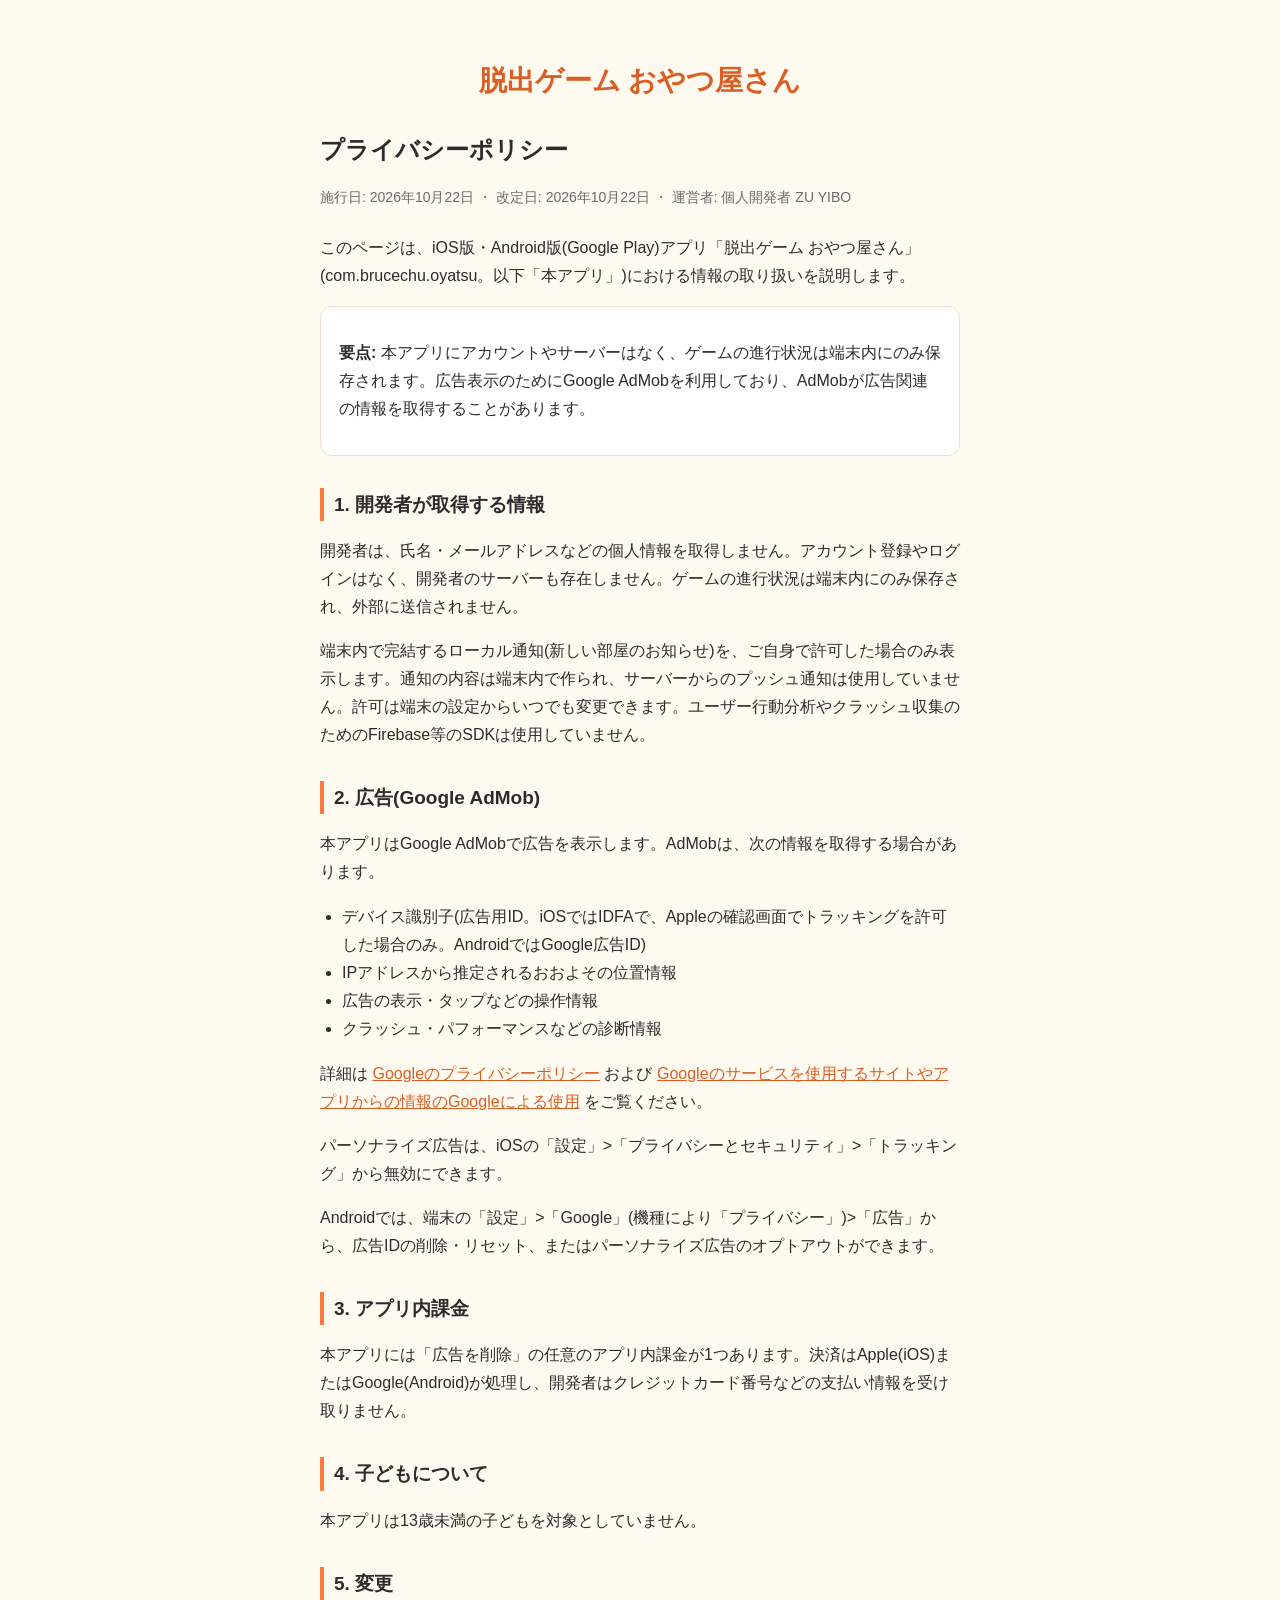
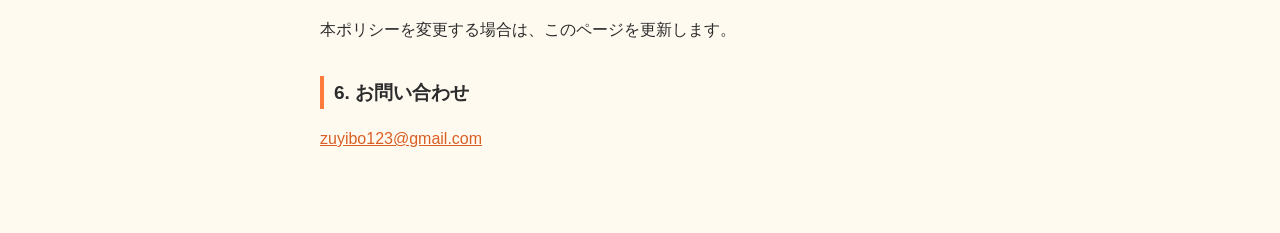
<file: oyatsu/privacy.ja.html>
<!doctype html>
<html lang="ja">
<head>
<meta charset="utf-8">
<meta name="viewport" content="width=device-width, initial-scale=1">
<title>プライバシーポリシー | 脱出ゲーム おやつ屋さん</title>
<link rel="stylesheet" href="../style.css">
</head>
<body>
<div class="wrap">
  <header class="page-header"><p class="logo">脱出ゲーム おやつ屋さん</p></header>
  <h1>プライバシーポリシー</h1>
  <p class="meta">施行日: 2026年10月22日 ・ 改定日: 2026年10月22日 ・ 運営者: 個人開発者 ZU YIBO</p>
  <p>このページは、iOS版・Android版(Google Play)アプリ「脱出ゲーム おやつ屋さん」(com.brucechu.oyatsu。以下「本アプリ」)における情報の取り扱いを説明します。</p>
<div class="card"><p><strong>要点:</strong> 本アプリにアカウントやサーバーはなく、ゲームの進行状況は端末内にのみ保存されます。広告表示のためにGoogle AdMobを利用しており、AdMobが広告関連の情報を取得することがあります。</p></div>
<h2>1. 開発者が取得する情報</h2>
<p>開発者は、氏名・メールアドレスなどの個人情報を取得しません。アカウント登録やログインはなく、開発者のサーバーも存在しません。ゲームの進行状況は端末内にのみ保存され、外部に送信されません。</p>
<p>端末内で完結するローカル通知(新しい部屋のお知らせ)を、ご自身で許可した場合のみ表示します。通知の内容は端末内で作られ、サーバーからのプッシュ通知は使用していません。許可は端末の設定からいつでも変更できます。ユーザー行動分析やクラッシュ収集のためのFirebase等のSDKは使用していません。</p>
<h2>2. 広告(Google AdMob)</h2>
<p>本アプリはGoogle AdMobで広告を表示します。AdMobは、次の情報を取得する場合があります。</p>
<ul><li>デバイス識別子(広告用ID。iOSではIDFAで、Appleの確認画面でトラッキングを許可した場合のみ。AndroidではGoogle広告ID)</li><li>IPアドレスから推定されるおおよその位置情報</li><li>広告の表示・タップなどの操作情報</li><li>クラッシュ・パフォーマンスなどの診断情報</li></ul>
<p>詳細は <a href="https://policies.google.com/privacy">Googleのプライバシーポリシー</a> および <a href="https://policies.google.com/technologies/partner-sites">Googleのサービスを使用するサイトやアプリからの情報のGoogleによる使用</a> をご覧ください。</p>
<p>パーソナライズ広告は、iOSの「設定」&gt;「プライバシーとセキュリティ」&gt;「トラッキング」から無効にできます。</p>
<p>Androidでは、端末の「設定」&gt;「Google」(機種により「プライバシー」)&gt;「広告」から、広告IDの削除・リセット、またはパーソナライズ広告のオプトアウトができます。</p>
<h2>3. アプリ内課金</h2>
<p>本アプリには「広告を削除」の任意のアプリ内課金が1つあります。決済はApple(iOS)またはGoogle(Android)が処理し、開発者はクレジットカード番号などの支払い情報を受け取りません。</p>
<h2>4. 子どもについて</h2>
<p>本アプリは13歳未満の子どもを対象としていません。</p>
<h2>5. 変更</h2>
<p>本ポリシーを変更する場合は、このページを更新します。</p>
<h2>6. お問い合わせ</h2>
<p><a href="mailto:zuyibo123@gmail.com">zuyibo123@gmail.com</a></p>
</div>
</body>
</html>
</file>
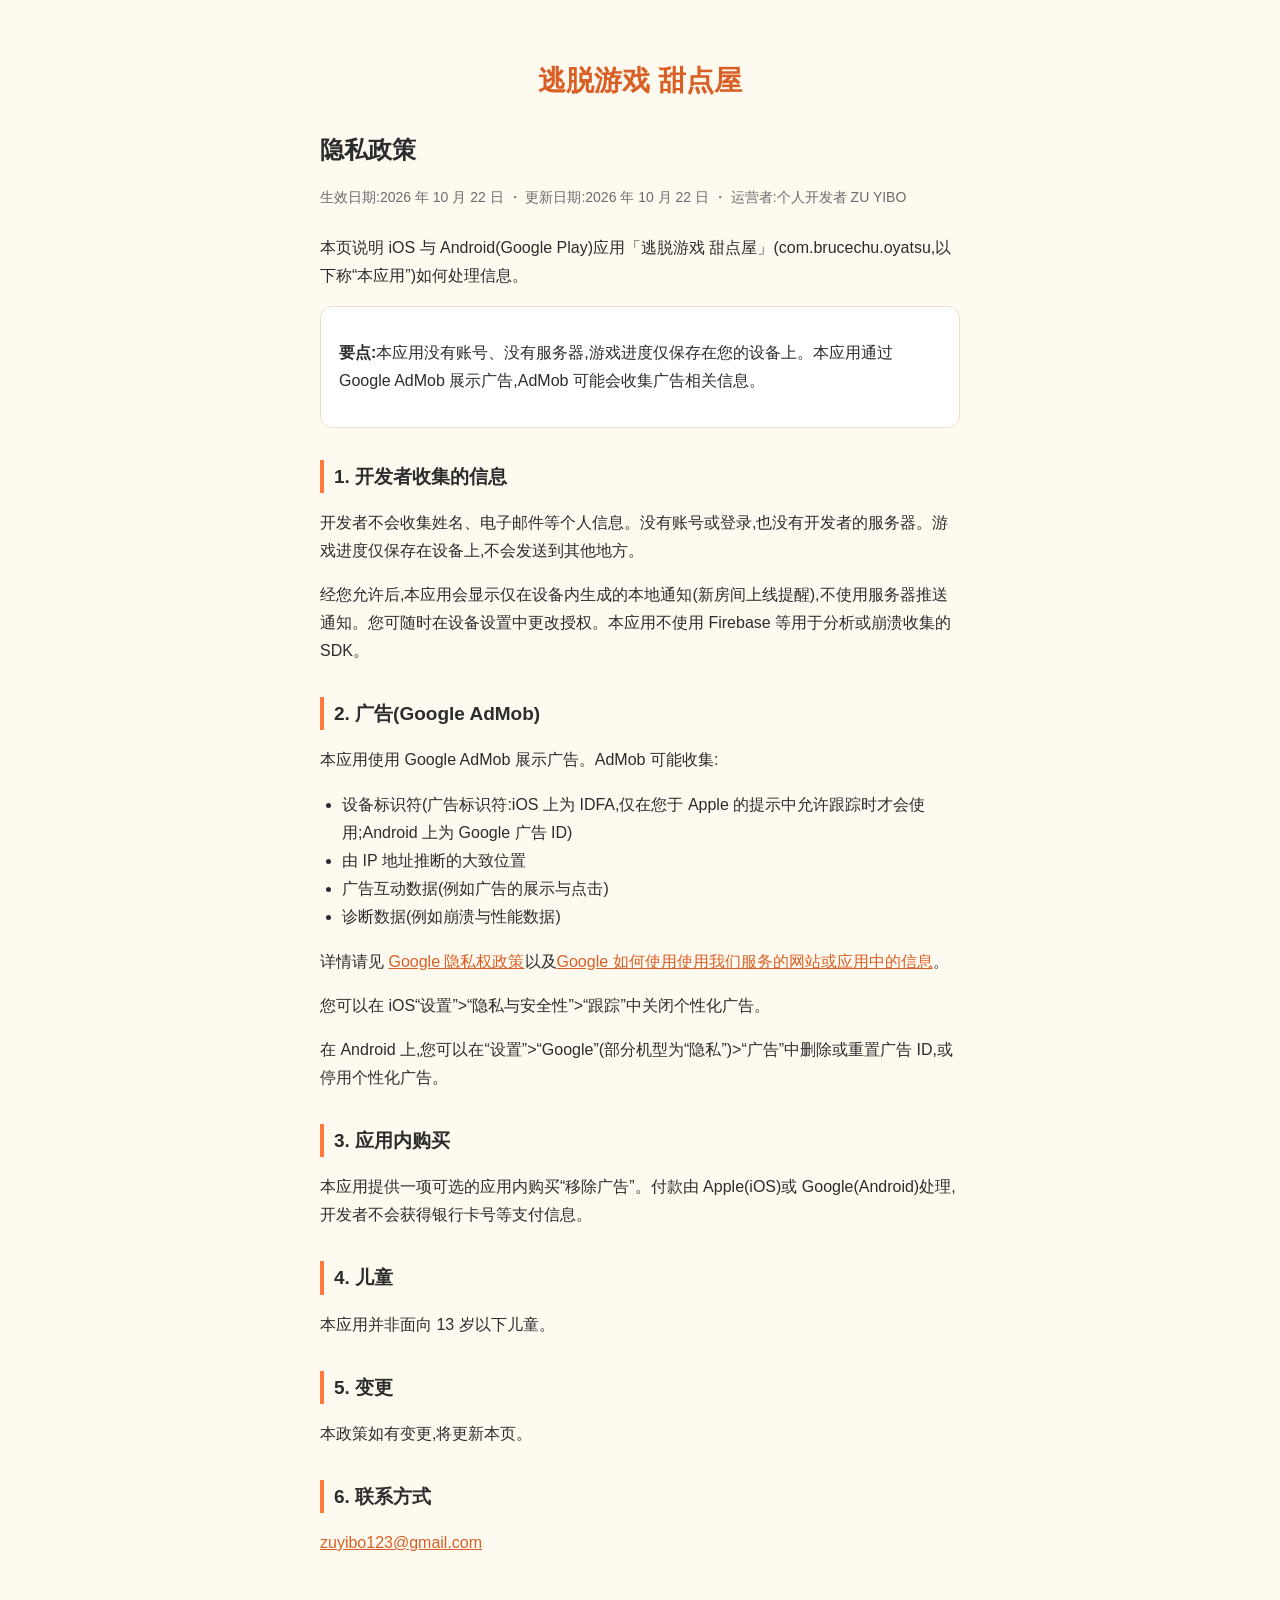
<file: oyatsu/privacy.zh-Hans.html>
<!doctype html>
<html lang="zh-Hans">
<head>
<meta charset="utf-8">
<meta name="viewport" content="width=device-width, initial-scale=1">
<title>隐私政策 | 逃脱游戏 甜点屋</title>
<link rel="stylesheet" href="../style.css">
</head>
<body>
<div class="wrap">
  <header class="page-header"><p class="logo">逃脱游戏 甜点屋</p></header>
  <h1>隐私政策</h1>
  <p class="meta">生效日期:2026 年 10 月 22 日 ・ 更新日期:2026 年 10 月 22 日 ・ 运营者:个人开发者 ZU YIBO</p>
  <p>本页说明 iOS 与 Android(Google Play)应用「逃脱游戏 甜点屋」(com.brucechu.oyatsu,以下称“本应用”)如何处理信息。</p>
<div class="card"><p><strong>要点:</strong>本应用没有账号、没有服务器,游戏进度仅保存在您的设备上。本应用通过 Google AdMob 展示广告,AdMob 可能会收集广告相关信息。</p></div>
<h2>1. 开发者收集的信息</h2>
<p>开发者不会收集姓名、电子邮件等个人信息。没有账号或登录,也没有开发者的服务器。游戏进度仅保存在设备上,不会发送到其他地方。</p>
<p>经您允许后,本应用会显示仅在设备内生成的本地通知(新房间上线提醒),不使用服务器推送通知。您可随时在设备设置中更改授权。本应用不使用 Firebase 等用于分析或崩溃收集的 SDK。</p>
<h2>2. 广告(Google AdMob)</h2>
<p>本应用使用 Google AdMob 展示广告。AdMob 可能收集:</p>
<ul><li>设备标识符(广告标识符:iOS 上为 IDFA,仅在您于 Apple 的提示中允许跟踪时才会使用;Android 上为 Google 广告 ID)</li><li>由 IP 地址推断的大致位置</li><li>广告互动数据(例如广告的展示与点击)</li><li>诊断数据(例如崩溃与性能数据)</li></ul>
<p>详情请见 <a href="https://policies.google.com/privacy">Google 隐私权政策</a>以及<a href="https://policies.google.com/technologies/partner-sites">Google 如何使用使用我们服务的网站或应用中的信息</a>。</p>
<p>您可以在 iOS“设置”&gt;“隐私与安全性”&gt;“跟踪”中关闭个性化广告。</p>
<p>在 Android 上,您可以在“设置”&gt;“Google”(部分机型为“隐私”)&gt;“广告”中删除或重置广告 ID,或停用个性化广告。</p>
<h2>3. 应用内购买</h2>
<p>本应用提供一项可选的应用内购买“移除广告”。付款由 Apple(iOS)或 Google(Android)处理,开发者不会获得银行卡号等支付信息。</p>
<h2>4. 儿童</h2>
<p>本应用并非面向 13 岁以下儿童。</p>
<h2>5. 变更</h2>
<p>本政策如有变更,将更新本页。</p>
<h2>6. 联系方式</h2>
<p><a href="mailto:zuyibo123@gmail.com">zuyibo123@gmail.com</a></p>
</div>
</body>
</html>
</file>
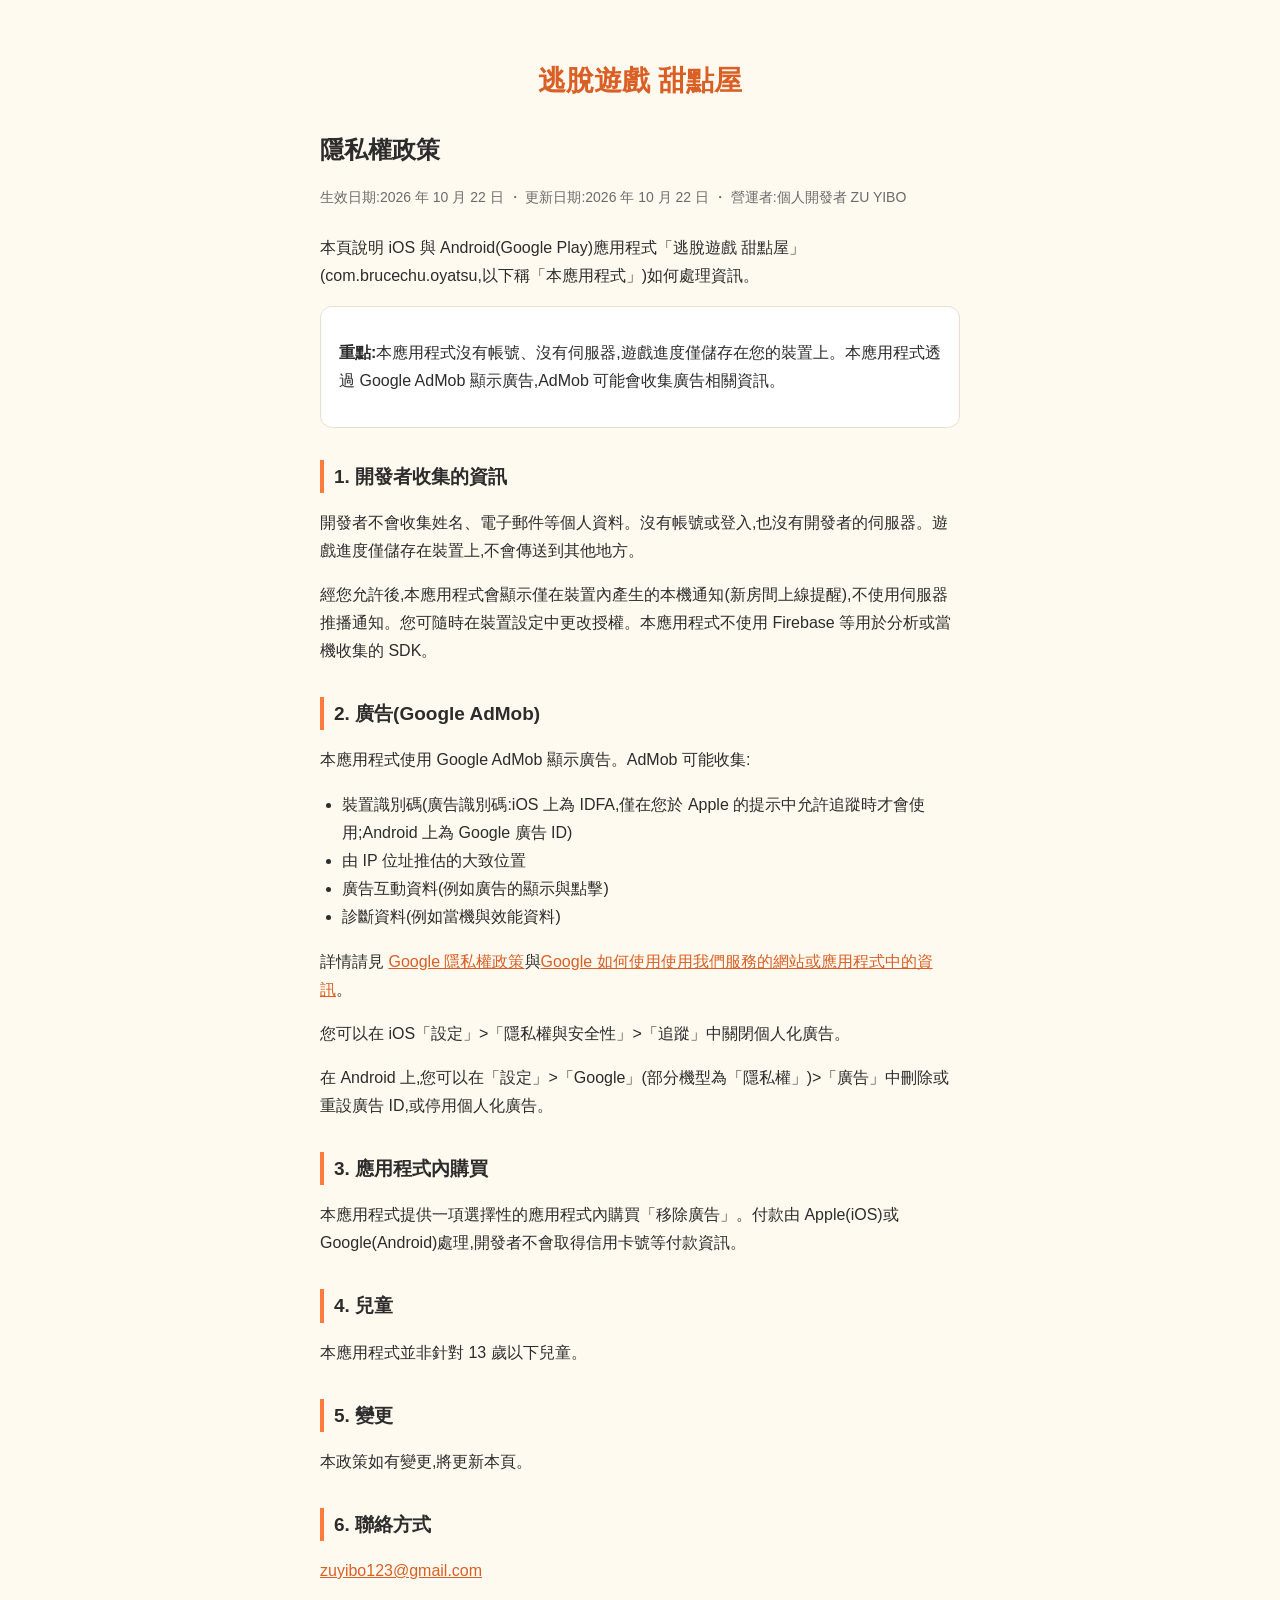
<file: oyatsu/privacy.zh-Hant.html>
<!doctype html>
<html lang="zh-Hant">
<head>
<meta charset="utf-8">
<meta name="viewport" content="width=device-width, initial-scale=1">
<title>隱私權政策 | 逃脫遊戲 甜點屋</title>
<link rel="stylesheet" href="../style.css">
</head>
<body>
<div class="wrap">
  <header class="page-header"><p class="logo">逃脫遊戲 甜點屋</p></header>
  <h1>隱私權政策</h1>
  <p class="meta">生效日期:2026 年 10 月 22 日 ・ 更新日期:2026 年 10 月 22 日 ・ 營運者:個人開發者 ZU YIBO</p>
  <p>本頁說明 iOS 與 Android(Google Play)應用程式「逃脫遊戲 甜點屋」(com.brucechu.oyatsu,以下稱「本應用程式」)如何處理資訊。</p>
<div class="card"><p><strong>重點:</strong>本應用程式沒有帳號、沒有伺服器,遊戲進度僅儲存在您的裝置上。本應用程式透過 Google AdMob 顯示廣告,AdMob 可能會收集廣告相關資訊。</p></div>
<h2>1. 開發者收集的資訊</h2>
<p>開發者不會收集姓名、電子郵件等個人資料。沒有帳號或登入,也沒有開發者的伺服器。遊戲進度僅儲存在裝置上,不會傳送到其他地方。</p>
<p>經您允許後,本應用程式會顯示僅在裝置內產生的本機通知(新房間上線提醒),不使用伺服器推播通知。您可隨時在裝置設定中更改授權。本應用程式不使用 Firebase 等用於分析或當機收集的 SDK。</p>
<h2>2. 廣告(Google AdMob)</h2>
<p>本應用程式使用 Google AdMob 顯示廣告。AdMob 可能收集:</p>
<ul><li>裝置識別碼(廣告識別碼:iOS 上為 IDFA,僅在您於 Apple 的提示中允許追蹤時才會使用;Android 上為 Google 廣告 ID)</li><li>由 IP 位址推估的大致位置</li><li>廣告互動資料(例如廣告的顯示與點擊)</li><li>診斷資料(例如當機與效能資料)</li></ul>
<p>詳情請見 <a href="https://policies.google.com/privacy">Google 隱私權政策</a>與<a href="https://policies.google.com/technologies/partner-sites">Google 如何使用使用我們服務的網站或應用程式中的資訊</a>。</p>
<p>您可以在 iOS「設定」&gt;「隱私權與安全性」&gt;「追蹤」中關閉個人化廣告。</p>
<p>在 Android 上,您可以在「設定」&gt;「Google」(部分機型為「隱私權」)&gt;「廣告」中刪除或重設廣告 ID,或停用個人化廣告。</p>
<h2>3. 應用程式內購買</h2>
<p>本應用程式提供一項選擇性的應用程式內購買「移除廣告」。付款由 Apple(iOS)或 Google(Android)處理,開發者不會取得信用卡號等付款資訊。</p>
<h2>4. 兒童</h2>
<p>本應用程式並非針對 13 歲以下兒童。</p>
<h2>5. 變更</h2>
<p>本政策如有變更,將更新本頁。</p>
<h2>6. 聯絡方式</h2>
<p><a href="mailto:zuyibo123@gmail.com">zuyibo123@gmail.com</a></p>
</div>
</body>
</html>
</file>
<file: style.css>
/* 脱出ゲーム 和の宿 — 静的サイト共通スタイル */

:root {
  --bg: #fffaf0;
  --fg: #2c2c2c;
  --accent: #ff7a3d;
  --accent-dark: #d95f24;
  --card-bg: #ffffff;
  --border: #eadfce;
  --muted: #6b6b6b;
}

* {
  box-sizing: border-box;
}

html {
  -webkit-text-size-adjust: 100%;
}

body {
  margin: 0;
  padding: 0;
  background: var(--bg);
  color: var(--fg);
  font-family: -apple-system, BlinkMacSystemFont, "Hiragino Sans", "Hiragino Kaku Gothic ProN",
    "Yu Gothic", "Segoe UI", Roboto, sans-serif;
  line-height: 1.75;
  font-size: 17px;
}

.wrap {
  max-width: 680px;
  margin: 0 auto;
  padding: 24px 20px 64px;
}

header.page-header {
  text-align: center;
  padding: 32px 0 16px;
}

header.page-header .logo {
  font-size: 28px;
  font-weight: 700;
  color: var(--accent-dark);
  margin: 0;
}

header.page-header .tagline {
  color: var(--muted);
  margin: 4px 0 0;
  font-size: 15px;
}

h1 {
  font-size: 24px;
  margin: 8px 0 4px;
}

h2 {
  font-size: 19px;
  margin: 32px 0 8px;
  border-left: 4px solid var(--accent);
  padding-left: 10px;
}

h3 {
  font-size: 16px;
  margin: 20px 0 6px;
}

p, li {
  font-size: 16px;
}

.meta {
  color: var(--muted);
  font-size: 14px;
  margin-bottom: 24px;
}

a {
  color: var(--accent-dark);
  text-decoration: underline;
}

a:hover {
  text-decoration: none;
}

ul, ol {
  padding-left: 1.3em;
}

.card {
  background: var(--card-bg);
  border: 1px solid var(--border);
  border-radius: 12px;
  padding: 16px 18px;
  margin: 16px 0;
}

.lang-choice {
  display: flex;
  flex-direction: column;
  gap: 12px;
  margin-top: 24px;
}

.lang-choice a {
  display: block;
  text-align: center;
  background: var(--accent);
  color: #fff;
  text-decoration: none;
  padding: 14px 16px;
  border-radius: 10px;
  font-weight: 700;
  font-size: 17px;
}

.lang-choice a:hover {
  background: var(--accent-dark);
}

.link-list {
  list-style: none;
  padding: 0;
  margin: 8px 0 0;
}

.link-list li {
  margin: 6px 0;
}

footer.page-footer {
  margin-top: 48px;
  padding-top: 16px;
  border-top: 1px solid var(--border);
  color: var(--muted);
  font-size: 13px;
  text-align: center;
}

table {
  width: 100%;
  border-collapse: collapse;
  margin: 12px 0;
  font-size: 15px;
}

th, td {
  border: 1px solid var(--border);
  padding: 8px 10px;
  text-align: left;
  vertical-align: top;
}

th {
  background: #fff3e6;
}

code {
  background: #f2ede2;
  border-radius: 4px;
  padding: 1px 5px;
  font-size: 0.9em;
}

@media (max-width: 420px) {
  body {
    font-size: 16px;
  }
  .wrap {
    padding: 16px 14px 48px;
  }
}
</file>
